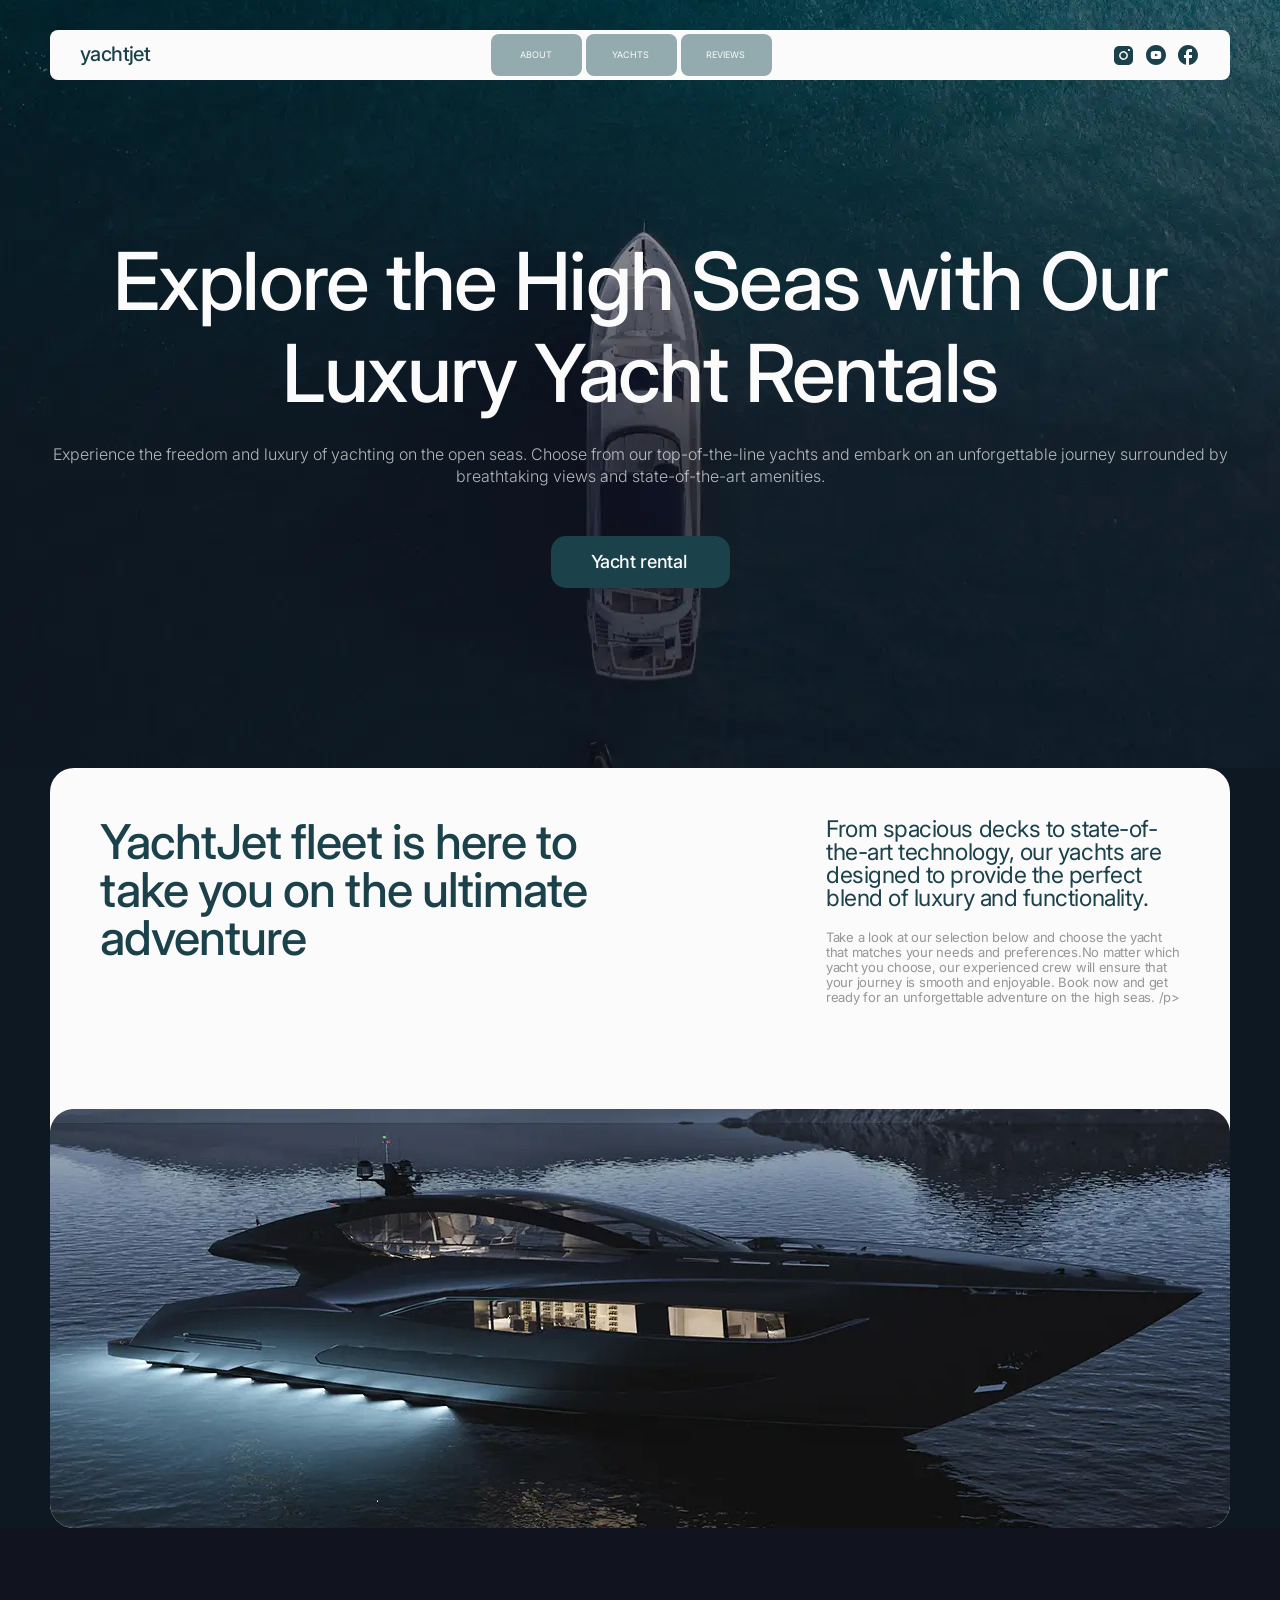
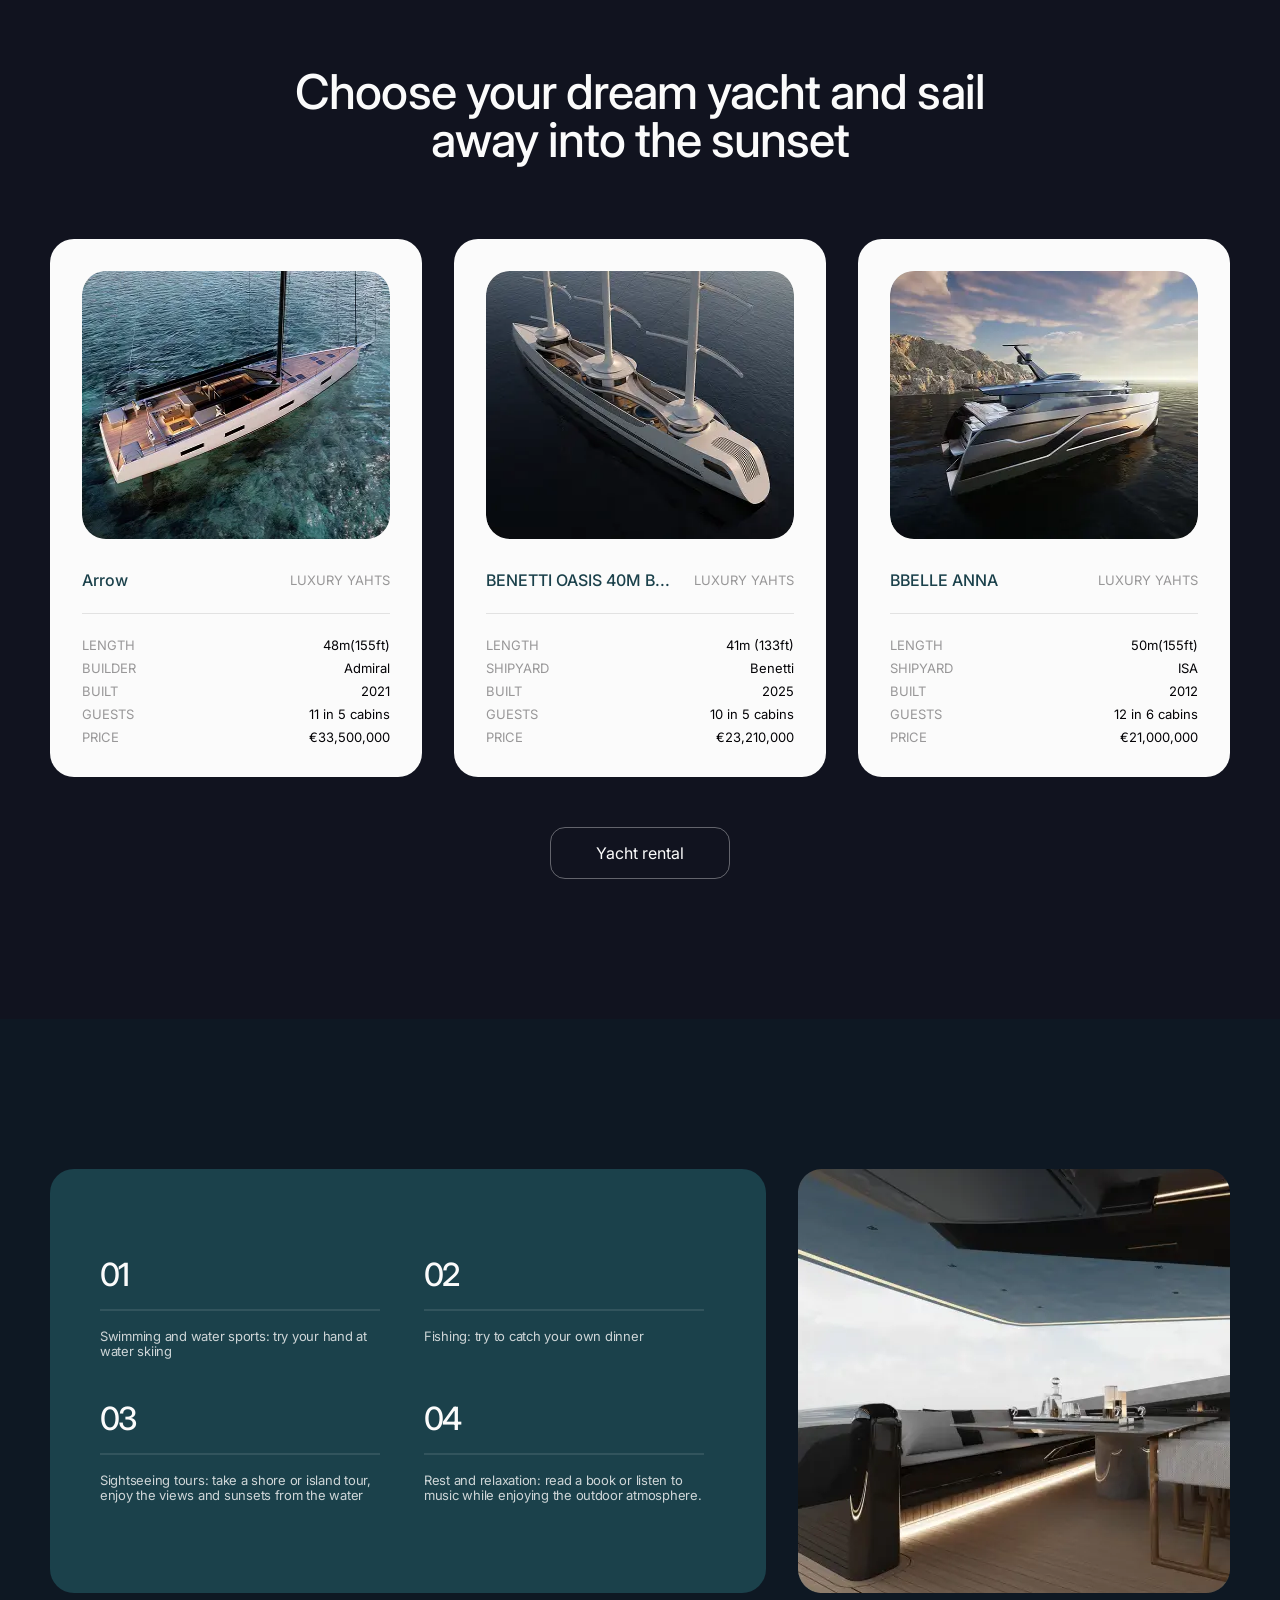
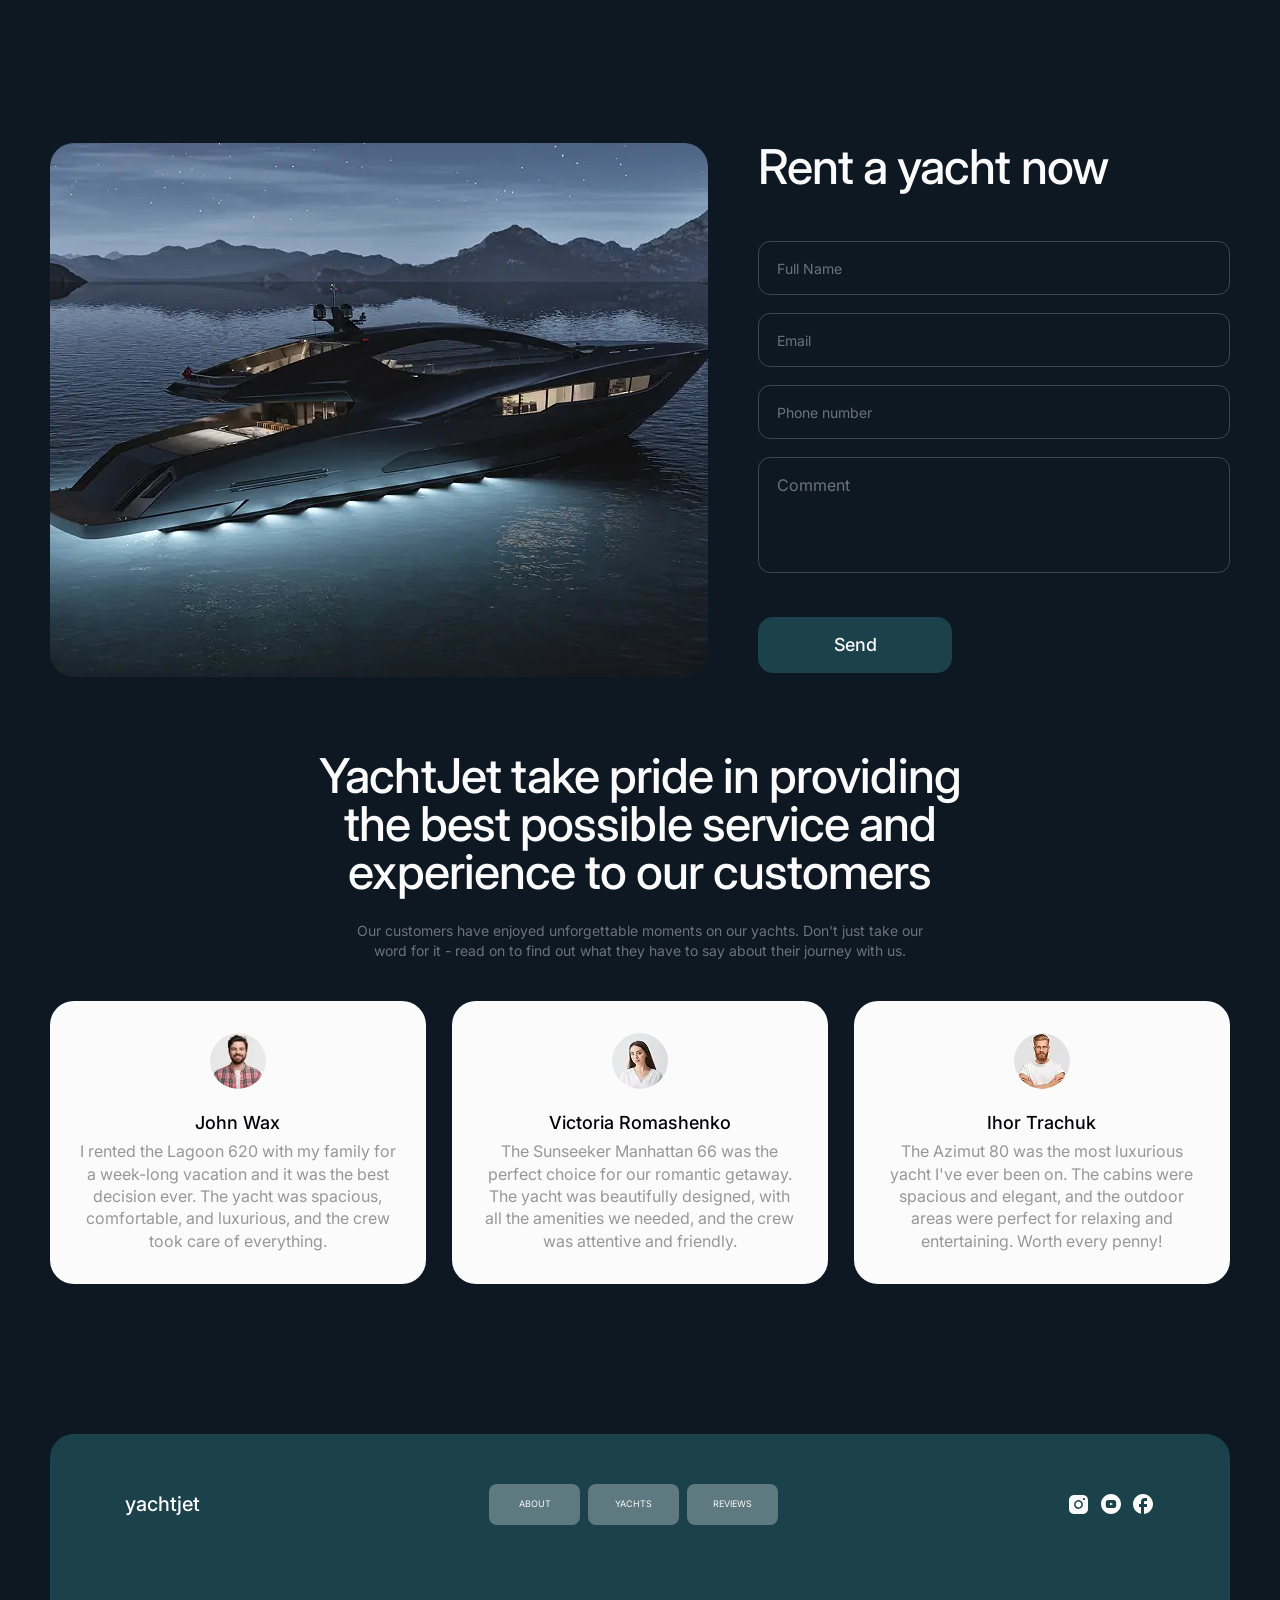
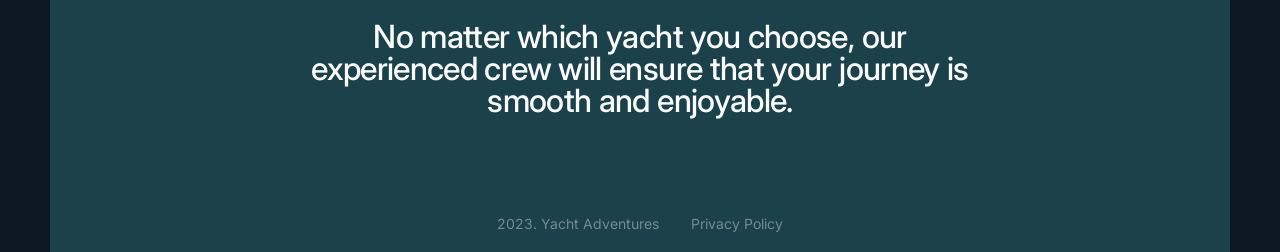
<file: index.html>
<!doctype html>
<html lang="en">
  <head>
    <meta charset="UTF-8" />
    <meta name="viewport" content="width=device-width, initial-scale=1.0" />
    <title>YachtJet</title>
    <link
      rel="stylesheet"
      href="https://cdnjs.cloudflare.com/ajax/libs/modern-normalize/3.0.1/modern-normalize.min.css"
      integrity="sha512-q6WgHqiHlKyOqslT/lgBgodhd03Wp4BEqKeW6nNtlOY4quzyG3VoQKFrieaCeSnuVseNKRGpGeDU3qPmabCANg=="
      crossorigin="anonymous"
      referrerpolicy="no-referrer"
    />
    <link rel="preconnect" href="https://fonts.googleapis.com" />
    <link rel="preconnect" href="https://fonts.gstatic.com" crossorigin />
    <link
      href="https://fonts.googleapis.com/css2?family=Inter:wght@100..900&display=swap"
      rel="stylesheet"
    />
    <link rel="stylesheet" href="./css/common.css" />
  </head>

  <body>
    <header class="header">
      <div class="container">
        <div class="header-container">
          <a href="./index.html" class="header-logo"> yachtjet </a>
          <nav class="header-nav">
            <ul class="header-menu">
              <li class="header-menu-item">
                <a href="#about-us" class="header-menu-link"> About </a>
              </li>

              <li class="header-menu-item">
                <a href="#yachts" class="header-menu-link"> Yachts </a>
              </li>

              <li class="header-menu-item">
                <a href="#reviews" class="header-menu-link"> Reviews </a>
              </li>
            </ul>
          </nav>

          <ul class="header-social-list">
            <li>
              <a
                href="https://www.instagram.com/"
                class="header-social-link"
                target="_blank"
              >
                <svg class="header-social-icon" width="24" height="24">
                  <use href="./images/icons.svg#icon-instagram"></use>
                </svg>
              </a>
            </li>

            <li>
              <a
                href="https://www.youtube.com/"
                class="header-social-link"
                target="_blank"
              >
                <svg class="header-social-icon" width="24" height="24">
                  <use href="./images/icons.svg#icon-youtube"></use>
                </svg>
              </a>
            </li>

            <li>
              <a
                href="https://www.facebook.com/"
                class="header-social-link"
                target="_blank"
              >
                <svg class="header-social-icon" width="24" height="24">
                  <use href="./images/icons.svg#icon-facebook"></use>
                </svg>
              </a>
            </li>
          </ul>
        </div>
      </div>
    </header>

    <main>
      <section class="hero">
        <div class="container hero-contaiger">
          <h1 class="hero-title">
            Explore the High Seas with Our Luxury Yacht Rentals
          </h1>
          <p class="hero-title-descr">
            Experience the freedom and luxury of yachting on the open seas.
            Choose from our top-of-the-line yachts and embark on an
            unforgettable journey surrounded by breathtaking views and
            state-of-the-art amenities.
          </p>
          <a class="hero-link" href="#rental">Yacht rental</a>
        </div>
      </section>

      <section class="yachts-rental">
        <div class="container">
          <div class="yachts-rental-card">
            <div class="yachts-rental-top">
              <h2 class="yachts-rental-title">
                YachtJet fleet is here to take you on the ultimate adventure
              </h2>
              <div class="yachts-rental-descr">
                <p class="yachts-rental-subtitle">
                  From spacious decks to state-of-the-art technology, our yachts
                  are designed to provide the perfect blend of luxury and
                  functionality.
                </p>
                <p class="yachts-rental-text">
                  Take a look at our selection below and choose the yacht that
                  matches your needs and preferences.No matter which yacht you
                  choose, our experienced crew will ensure that your journey is
                  smooth and enjoyable. Book now and get ready for an
                  unforgettable adventure on the high seas. /p>
                </p>
              </div>
            </div>
            <img
              class="yachts-rental-photo"
              src="./images/Photo-1.webp"
              alt="Photo-1"
              width="1180px"
              height="470px"
            />
          </div>
        </div>
      </section>

      <section id="yachts" class="yachts">
        <div class="container">
          <h2 class="yachts-title">
            Choose your dream yacht and sail away into the sunset
          </h2>
          <ul class="yachts-list">
            <li class="yachts-list-item">
              <img
                src="./images/img yaht 1.webp"
                alt="img yaht 1"
                width="345"
                height="268"
                class="yachts-img"
              />
              <div class="yachts-card-top">
                <h3 class="yachts-list-title">Arrow</h3>
                <p class="yachts-list-category">LUXURY YAHTS</p>
              </div>
              <ul class="yachts-table">
                <li>
                  <p class="yachts-table-category">LENGTH</p>
                  <span class="yachts-table-value">48m(155ft) </span>
                </li>
                <li>
                  <p class="yachts-table-category">BUILDER</p>
                  <span class="yachts-table-value">Admiral</span>
                </li>
                <li>
                  <p class="yachts-table-category">BUILT</p>
                  <span class="yachts-table-value">2021</span>
                </li>
                <li>
                  <p class="yachts-table-category">GUESTS</p>
                  <span class="yachts-table-value">11 in 5 cabins</span>
                </li>
                <li>
                  <p class="yachts-table-category">PRICE</p>
                  <span class="yachts-table-value">€33,500,000</span>
                </li>
              </ul>
            </li>
            <li class="yachts-list-item">
              <img
                src="./images/img yaht 2.webp"
                alt="img yaht 2"
                width="345"
                height="268"
                class="yachts-img"
              />
              <div class="yachts-card-top">
                <h3 class="yachts-list-title">BENETTI OASIS 40M B...</h3>
                <p class="yachts-list-category">LUXURY YAHTS</p>
              </div>
              <ul class="yachts-table">
                <li>
                  <p class="yachts-table-category">LENGTH</p>
                  <span class="yachts-table-value">41m (133ft)</span>
                </li>
                <li>
                  <p class="yachts-table-category">SHIPYARD</p>
                  <span class="yachts-table-value">Benetti</span>
                </li>
                <li>
                  <p class="yachts-table-category">BUILT</p>
                  <span class="yachts-table-value">2025</span>
                </li>
                <li>
                  <p class="yachts-table-category">GUESTS</p>
                  <span class="yachts-table-value">10 in 5 cabins</span>
                </li>
                <li>
                  <p class="yachts-table-category">PRICE</p>
                  <span class="yachts-table-value">€23,210,000</span>
                </li>
              </ul>
            </li>
            <li class="yachts-list-item">
              <img
                src="./images/img yaht 3.webp"
                alt="img yaht 3"
                width="345"
                height="268"
                class="yachts-img"
              />
              <div class="yachts-card-top">
                <h3 class="yachts-list-title">BBELLE ANNA</h3>
                <p class="yachts-list-category">LUXURY YAHTS</p>
              </div>
              <ul class="yachts-table">
                <li>
                  <p class="yachts-table-category">LENGTH</p>
                  <span class="yachts-table-value">50m(155ft)</span>
                </li>
                <li>
                  <p class="yachts-table-category">SHIPYARD</p>
                  <span class="yachts-table-value">ISA</span>
                </li>
                <li>
                  <p class="yachts-table-category">BUILT</p>
                  <span class="yachts-table-value">2012</span>
                </li>
                <li>
                  <p class="yachts-table-category">GUESTS</p>
                  <span class="yachts-table-value">12 in 6 cabins</span>
                </li>
                <li>
                  <p class="yachts-table-category">PRICE</p>
                  <span class="yachts-table-value">€21,000,000</span>
                </li>
              </ul>
            </li>
          </ul>
          <a href="Yacht rental" class="yachts-btn">Yacht rental</a>
        </div>
      </section>

      <section class="about-us" id="about-us">
        <!-- h2+(ol>li*4>span+p)+img (ось тако мало би бути)-->
        <div class="container">
          <div class="about-us-content">
            <h2 hidden>About Us</h2>

            <ol class="about-us-list">
              <li class="about-us-item">
                <span class="about-us-number">01</span>
                <p class="about-us-text">
                  Swimming and water sports: try your hand at water skiing
                </p>
              </li>
              <li class="about-us-item">
                <span class="about-us-number">02</span>
                <p class="about-us-text">
                  Fishing: try to catch your own dinner
                </p>
              </li>
              <li class="about-us-item">
                <span class="about-us-number">03</span>
                <p class="about-us-text">
                  Sightseeing tours: take a shore or island tour, enjoy the
                  views and sunsets from the water
                </p>
              </li>
              <li class="about-us-item">
                <span class="about-us-number">04</span>
                <p class="about-us-text">
                  Rest and relaxation: read a book or listen to music while
                  enjoying the outdoor atmosphere.
                </p>
              </li>
            </ol>

            <img
              src="./images/Photo 2.webp"
              alt="Modern yacht aft deck lounge with built-in seating, ambient LED lighting along the deck, a glass dining table, and ocean views under a sleek overhang."
              width="432"
              height="424"
            />
          </div>
        </div>
      </section>

      <section class="rent" id="rent">
        <div class="container">
          <div class="rent-wrapper">
            <div class="rent-image">
              <img
                src="./images/Photo 3.webp"
                alt="Luxury yacht"
                width="658"
                height="534"
              />
            </div>
            <div class="rent-form-wrapper">
              <h2 class="rent-title">Rent a yacht now</h2>
              <form class="rent-form">
                <input type="text" class="rent-input" placeholder="Full Name" />
                <input type="email" class="rent-input" placeholder="Email" />
                <input
                  type="tel"
                  class="rent-input"
                  placeholder="Phone number"
                />
                <textarea
                  class="rent-textarea"
                  placeholder="Comment"
                ></textarea>
                <button type="submit" class="rent-button">Send</button>
              </form>
            </div>
          </div>
        </div>
      </section>

      <section class="reviews" id="reviews">
        <div class="container">
          <h2 class="reviews-title">
            YachtJet take pride in providing the best possible service and
            experience to our customers
          </h2>
          <p class="reviews-text">
            Our customers have enjoyed unforgettable moments on our yachts.
            Don't just take our word for it - read on to find out what they have
            to say about their journey with us.
          </p>
          <ul class="reviews-list">
            <li class="reviews-item">
              <img
                src="./images/John Wax.webp"
                alt="John Wax"
                class="reviews-photo"
                width="56"
                height="56"
              />
              <h3 class="reviews-name">John Wax</h3>
              <p class="reviews-description">
                I rented the Lagoon 620 with my family for a week-long vacation
                and it was the best decision ever. The yacht was spacious,
                comfortable, and luxurious, and the crew took care of
                everything.
              </p>
            </li>
            <li class="reviews-item">
              <img
                src="./images/Victoria Romashenko.webp"
                alt="Victoria Romashenko"
                class="reviews-photo"
                width="56"
                height="56"
              />
              <h3 class="reviews-name">Victoria Romashenko</h3>
              <p class="reviews-description">
                The Sunseeker Manhattan 66 was the perfect choice for our
                romantic getaway. The yacht was beautifully designed, with all
                the amenities we needed, and the crew was attentive and
                friendly.
              </p>
            </li>
            <li class="reviews-item">
              <img
                src="./images/Ihor Trachuk.webp"
                alt="Ihor Trachuk"
                class="reviews-photo"
                width="56"
                height="56"
              />
              <h3 class="reviews-name">Ihor Trachuk</h3>
              <p class="reviews-description">
                The Azimut 80 was the most luxurious yacht I've ever been on.
                The cabins were spacious and elegant, and the outdoor areas were
                perfect for relaxing and entertaining. Worth every penny!
              </p>
            </li>
          </ul>
        </div>
      </section>
    </main>

    <footer class="footer">
      <div class="container">
        <div class="footer-wrapper">
          <div class="footer-top">
            <a href="./index.html" class="footer-logo"> yachtjet </a>

            <nav class="footer-nav">
              <ul class="footer-menu">
                <li class="footer-menu-item">
                  <a href="#about-us" class="footer-menu-link">About</a>
                </li>

                <li class="footer-menu-item">
                  <a href="#yachts" class="footer-menu-link">Yachts</a>
                </li>

                <li class="footer-menu-item">
                  <a href="#reviews" class="footer-menu-link">Reviews</a>
                </li>
              </ul>
            </nav>

            <ul class="footer-social-list">
              <li>
                <a
                  href="https://www.instagram.com/"
                  class="footer-social-link"
                  target="_blank"
                >
                  <svg class="footer-social-icon" width="24" height="24">
                    <use href="./images/icons.svg#icon-instagram"></use>
                  </svg>
                </a>
              </li>

              <li>
                <a
                  href="https://www.youtube.com/"
                  class="footer-social-link"
                  target="_blank"
                >
                  <svg class="footer-social-icon" width="24" height="24">
                    <use href="./images/icons.svg#icon-youtube"></use>
                  </svg>
                </a>
              </li>

              <li>
                <a
                  href="https://www.facebook.com/"
                  class="footer-social-link"
                  target="_blank"
                >
                  <svg class="footer-social-icon" width="24" height="24">
                    <use href="./images/icons.svg#icon-facebook"></use>
                  </svg>
                </a>
              </li>
            </ul>
          </div>

          <p class="footer-title">
            No matter which yacht you choose, our experienced crew will ensure
            that your journey is smooth and enjoyable.
          </p>

          <div class="footer-bottom">
            <span class="footer-copy"> 2023. Yacht Adventures </span>

            <a href="#" class="footer-policy"> Privacy Policy </a>
          </div>
        </div>
      </div>
    </footer>
  </body>
</html>
</file>
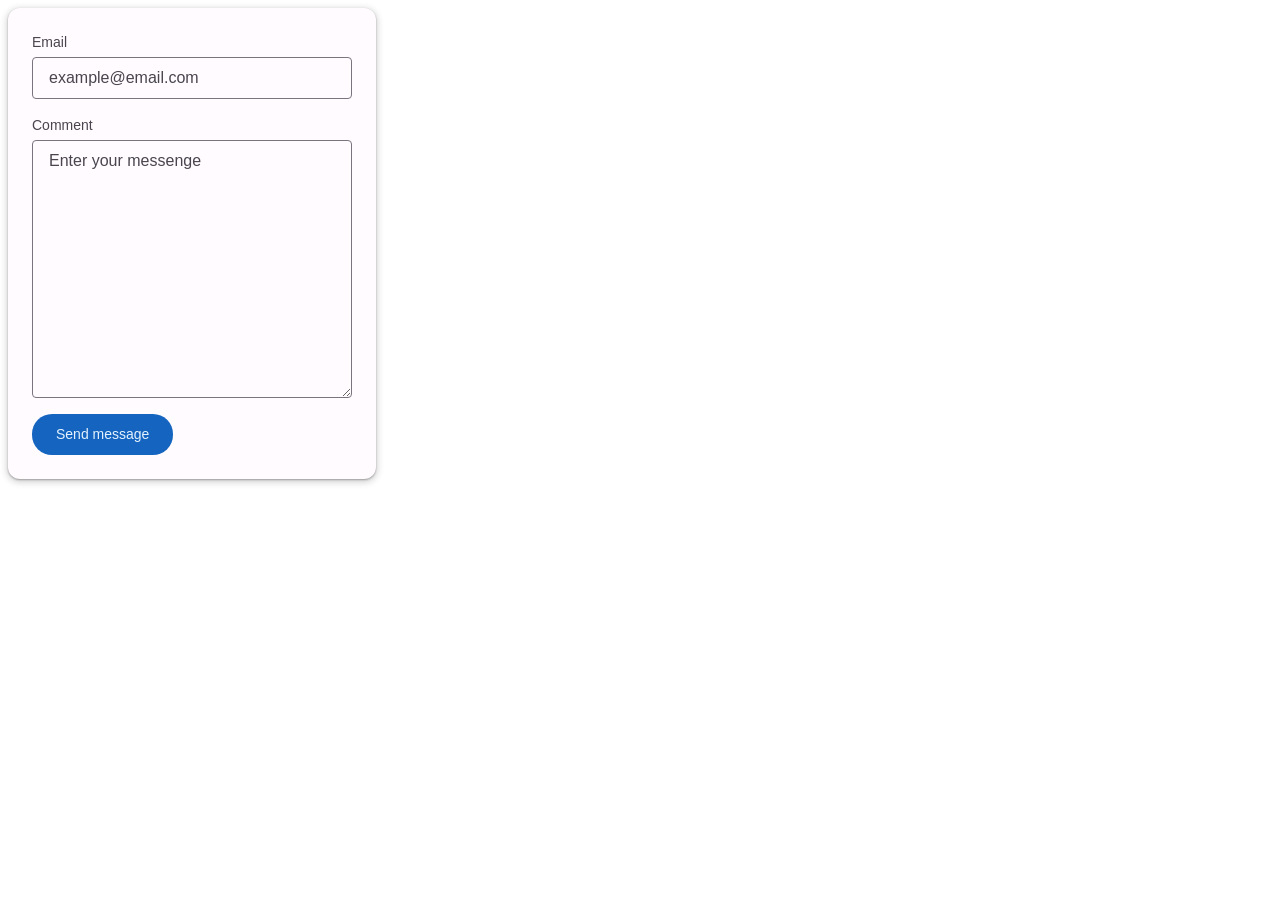
<file: index-test.html>
<!doctype html>
<html lang="uk">
  <head>
    <meta charset="UTF-8" />
    <title>Box Model</title>
    <link rel="stylesheet" href="./test.css" />
  </head>

  <body>
    <form class="form">
      <label class="form-label">
        Email
        <input
          class="form-input"
          type="email"
          name="email"
          placeholder="example@email.com"
          required
        />
      </label>
      <!-- Додай поле для повідомлення -->
      <label class="form-label">
        Comment
        <textarea
          class="form-textarea"
          name="coment"
          rows="10"
          placeholder="Enter your messenge"
        ></textarea>
      </label>
      <button class="form-button" type="submit">Send message</button>
    </form>
  </body>
</html>
</file>
<file: css/common.css>
@import url(./header.css);
@import url(./yacht-rental.css);
@import url(./hero.css);
@import url(./yachts.css);
@import url(./about-us.css);
@import url(./rental.css);
@import url(./revies.css);
@import url(./footer.css);


a {
    text-decoration: none;
    color: inherit;
}

ul,
ol {
    list-style: none;
    padding: 0;
    margin: 0;
}

h1,
h2,
h3,
h4,
h5,
h6,
p {
    margin: 0;
}

body {
    font-family: "Inter", sans-serif;
    background-color: #0E1823;
    color: #FBFBFB;

}

.container {
    width: 1210px;
    padding: 0 15px;
    margin: 0 auto;
}
</file>
<file: test.css>
/* * {
    box-sizing: border-box;
}

body {
    font-family: sans-serif;
    line-height: 1.5;
    color: #212121;
}

input,
button {
    font-family: inherit;
    line-height: inherit;
}

.form {
    display: flex;
    flex-direction: column;
    gap: 16px;
    padding: 16px;
    border-radius: 12px;
    outline: 1px solid #e0e0e0;
    max-width: 320px;
}

.form-label {
    display: flex;
    flex-direction: column;
    gap: 4px;
}

.form-input {
    padding: 8px 12px;
    color: #212121;
    border: 1px solid #9e9e9e;
    border-radius: 4px;
}

.form-button {
    align-self: flex-start;
    padding: 10px 24px;
    background-color: #1565c0;
    color: #e3f2fd;
    border: none;
    border-radius: 20px;
    cursor: pointer;
} */



/* * {
    box-sizing: border-box;
}

body {
    font-family: sans-serif;
    line-height: 1.5;
    color: #212121;
}

input,
button {
    font-family: inherit;
    line-height: inherit;
}

.form {
    display: flex;
    flex-direction: column;
    gap: 16px;
    padding: 16px;
    border-radius: 12px;
    outline: 1px solid #e0e0e0;
    max-width: 320px;
}

.form-label {
    display: flex;
    flex-direction: column;
    gap: 4px;
}

.form-input {
    padding: 8px 12px;
    color: #212121;
    border: 1px solid #9e9e9e;
    border-radius: 4px;
}

.form-input::placeholder {
    color: #9e9e9e;
    font-weight: 700;
}

.form-input:hover::placeholder,
form-input:focus::placeholder {
    color: #bdbdbd;
}
.form-button {
    align-self: flex-start;
    padding: 10px 24px;
    background-color: #1565c0;
    color: #e3f2fd;
    border: none;
    border-radius: 20px;
    cursor: pointer;
} */



/* * {
    box-sizing: border-box;
}

body {
    font-family: sans-serif;
    line-height: 1.5;
    color: #1c1b1f;
}

input,
button {
    font-family: inherit;
    line-height: inherit;
}

.form {
    display: flex;
    flex-direction: column;
    gap: 16px;
    padding: 24px;
    border-radius: 12px;
    background-color: #fffbfe;
    box-shadow: 0 1px 2px rgba(0, 0, 0, 0.3), 0 2px 6px 2px rgba(0, 0, 0, 0.15);
    max-width: 320px;
}

.form-label {
    display: flex;
    flex-direction: column;
    gap: 4px;
    font-size: 14px;
    color: #49454f;
}

.form-input {
    padding: 8px 16px;
    color: #1c1b1f;
    background-color: transparent;
    border: 1px solid #79747e;
    border-radius: 4px;
    font-size: 16px;
}

.form-input::placeholder {
    color: #49454f;
}
/* Стилі ::placeholder — додай тут. Кольори #49454f та #79747e */
.form-input:hover::placeholder,
.form-input:focus::placeholder {
    color: #79747e;
}

.form-button {
    align-self: flex-start;
    padding: 10px 24px;
    background-color: #1565c0;
    color: #e3f2fd;
    border: none;
    border-radius: 20px;
    cursor: pointer;
    font-size: 14px;
    font-weight: 500;
}
*/

* {
    box-sizing: border-box;
}

body {
    font-family: sans-serif;
    line-height: 1.5;
    color: #1c1b1f;
}

input,
textarea,
button {
    font-family: inherit;
    line-height: inherit;
}

.form {
    display: flex;
    flex-direction: column;
    gap: 16px;
    padding: 24px;
    border-radius: 12px;
    background-color: #fffbfe;
    box-shadow: 0 1px 2px rgba(0, 0, 0, 0.3), 0 2px 6px 2px rgba(0, 0, 0, 0.15);
    max-width: 320px;
}

.form-label {
    display: flex;
    flex-direction: column;
    gap: 4px;
    font-size: 14px;
    color: #49454f;
}

.form-label:focus-within {
    color: #1565c0;
}

.form-input {
    padding: 8px 16px;
    color: #1c1b1f;
    background-color: transparent;
    border: 1px solid #79747e;
    border-radius: 4px;
    font-size: 16px;
}

.form-input::placeholder,
.form-textarea::placeholder {
    color: #49454f;
}
.form-textarea:hover::placeholder,
.form-textarea:focus::placeholder,
.form-input:hover::placeholder,
.form-input:focus::placeholder {
    color: #79747e;
}

.form-textarea {
    padding: 8px 16px;
    color: #1c1b1f;
    background-color: transparent;
    border: 1px solid #79747e;
    border-radius: 4px;
    font-size: 16px;
}

.form-button {
    align-self: flex-start;
    padding: 10px 24px;
    background-color: #1565c0;
    color: #e3f2fd;
    border: none;
    border-radius: 20px;
    cursor: pointer;
    font-size: 14px;
    font-weight: 500;
}
</file>
